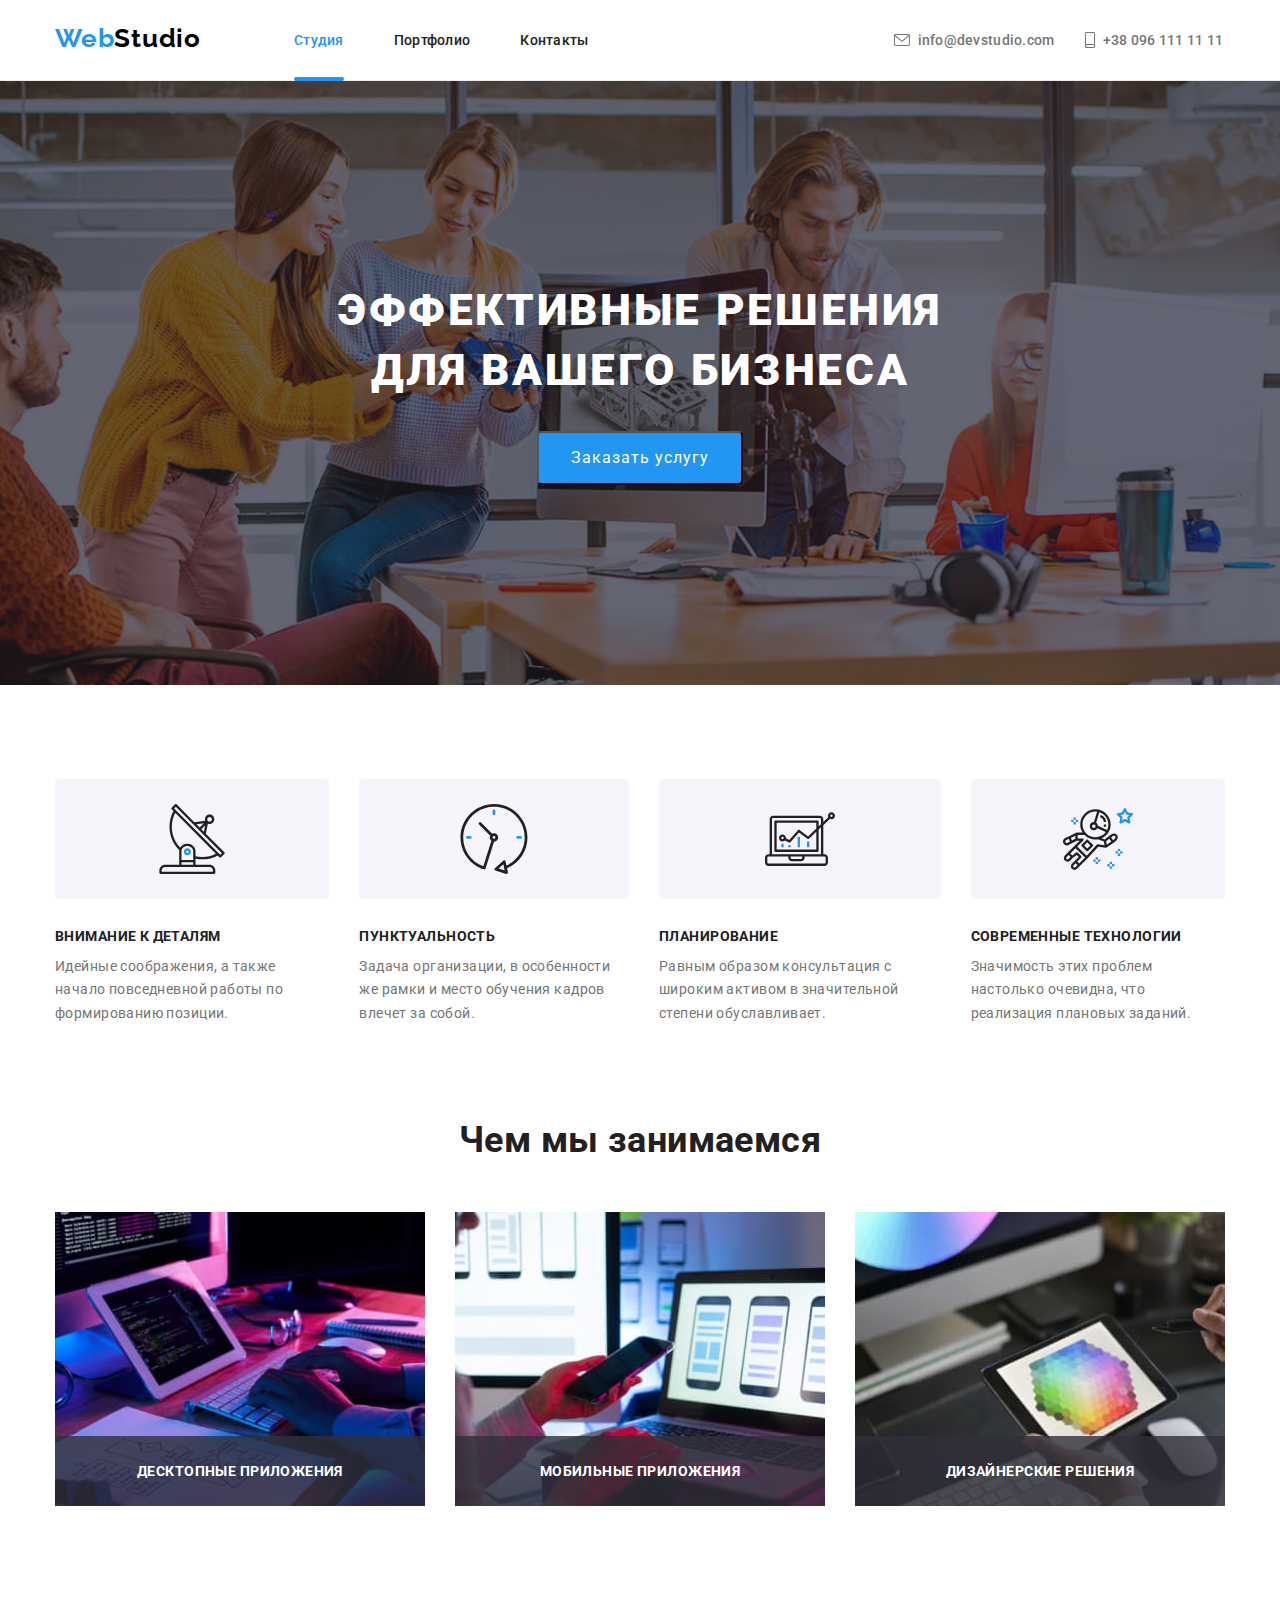
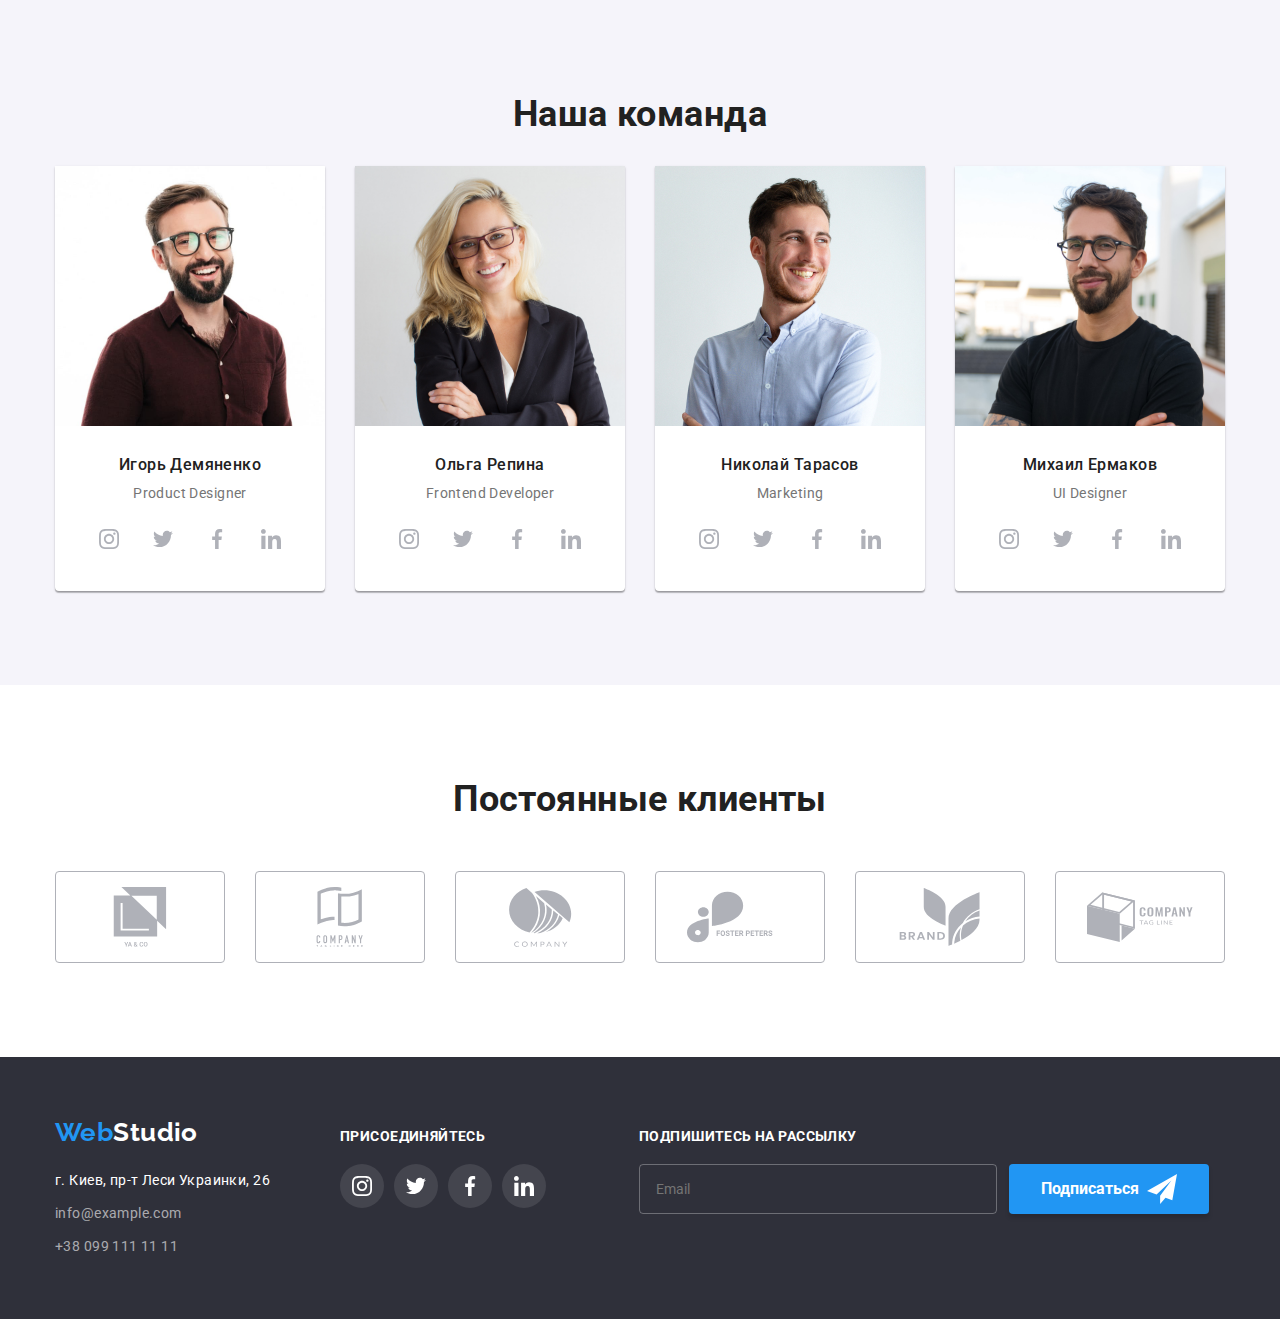
<file: index.html>
<!DOCTYPE html>
<html lang="ru">
  <head>
    <meta charset="UTF-8" />
    <meta http-equiv="X-UA-Compatible" content="IE=edge" />
    <meta name="viewport" content="width=device-width, initial-scale=1.0" />
    <link rel="preconnect" href="https://fonts.googleapis.com" />
    <link rel="preconnect" href="https://fonts.gstatic.com" crossorigin />
    <link
      href="https://fonts.googleapis.com/css2?family=Raleway:wght@700&family=Roboto:wght@400;500;700;900&display=swap"
      rel="stylesheet"
    />
    <title>WebStudio</title>
    <link
      rel="stylesheet"
      href="https://cdnjs.cloudflare.com/ajax/libs/modern-normalize/1.1.0/modern-normalize.min.css"
    />
    <link rel="stylesheet" href="./css/main.min.css" />
  </head>
  <body>
    <!--Шапка  сайта-->
    <header class="header">
      <div class="header__container container">
        <a class="nav__logo" href="./index.html"><span class="nav__label">Web</span>Studio</a>
        <button type="button" aria-expanded="false" class="header__menu--button" data-menu-button>
          <svg
            class="tap__icon"
            width="40px"
            height="40px"
            aria-label="переключатель мобыльного меню"
          >
            <use class="header__icon--cross" href="./images/svg/symbol-defs.svg#icon-close"></use>
            <use class="header__icon--menu" href="./images/svg/symbol-defs.svg#icon-menu"></use>
          </svg>
        </button>
        <div class="menu" data-menu>
          <nav class="nav">
            <ul class="nav__list">
              <li class="nav__item">
                <a class="nav__link current" href="./index.html">Студия</a>
              </li>
              <li class="nav__item">
                <a class="nav__link" href="./portfolio.html">Портфолио</a>
              </li>
              <li class="nav__item"><a class="nav__link" href="">Контакты</a></li>
            </ul>
          </nav>
          <ul class="contacts">
            <li class="contacts__item">
              <a class="contacts__link mail" href="mailto:info@example.com">
                <svg class="contacts__icon-mail">
                  <use href="./images/svg/symbol-defs.svg#icon-envelope"></use>
                </svg>
                info@devstudio.com
              </a>
            </li>
            <li class="contacts__item">
              <a class="contacts__link" href="tel:+380961111111">
                <svg class="contacts__icon-tel">
                  <use href="./images/svg/symbol-defs.svg#icon-smartphone"></use>
                </svg>
                +38 096 111 11 11
              </a>
            </li>
          </ul>
          <ul class="mobile-menu__social">
            <li class="mobile-menu__social--item">
              <a href="" target="_blank" rel="noopener noreferrer" class="mobile-menu__social--link"
                >Instagram</a
              >
            </li>
            <li class="mobile-menu__social--item">
              <a href="" target="_blank" rel="noopener noreferrer" class="mobile-menu__social--link"
                >Twitter</a
              >
            </li>
            <li class="mobile-menu__social--item">
              <a href="" target="_blank" rel="noopener noreferrer" class="mobile-menu__social--link"
                >Facebook</a
              >
            </li>
            <li class="mobile-menu__social--item">
              <a
                href=""
                target="_blank"
                rel="noopener noreferrer"
                class="mobile-menu__social--link-res"
                >LinkedIn</a
              >
            </li>
          </ul>
        </div>
      </div>
    </header>
    <main>
      <!--Герой -->
      <section class="hero">
        <h1 class="hero__title">
          Эффективные решения <br />
          для вашего бизнеса
        </h1>
        <button class="hero__button" type="button" data-modal-open>Заказать услугу</button>
      </section>
      <!--Достоинства-->
      <section class="section">
        <div class="container">
          <h2 class="visually__hidden">Наши достоинства</h2>
          <ul class="feature">
            <li class="feature__item">
              <div class="featnre__rectangle">
                <svg class="feature__icon">
                  <use href="./images/svg/symbol-defs.svg#icon-antenna"></use>
                </svg>
              </div>
              <h3 class="feature__title title">Внимание к деталям</h3>
              <p class="feature__text text">
                Идейные соображения, а также начало повседневной работы по формированию позиции.
              </p>
            </li>
            <li class="feature__item">
              <div class="featnre__rectangle">
                <svg class="feature__icon">
                  <use href="./images/svg/symbol-defs.svg#icon-clock"></use>
                </svg>
              </div>
              <h3 class="feature__title title">Пунктуальность</h3>
              <p class="feature__text text">
                Задача организации, в особенности же рамки и место обучения кадров влечет за собой.
              </p>
            </li>
            <li class="feature__item">
              <div class="featnre__rectangle">
                <svg class="feature__icon">
                  <use href="./images/svg/symbol-defs.svg#icon-diagram"></use>
                </svg>
              </div>
              <h3 class="feature__title title">Планирование</h3>
              <p class="feature__text text">
                Равным образом консультация с широким активом в значительной степени обуславливает.
              </p>
            </li>
            <li class="feature__item">
              <div class="featnre__rectangle">
                <svg class="feature__icon">
                  <use href="./images/svg/symbol-defs.svg#icon-astronaut"></use>
                </svg>
              </div>
              <h3 class="feature__title title">Современные технологии</h3>
              <p class="feature__text text">
                Значимость этих проблем настолько очевидна, что реализация плановых заданий.
              </p>
            </li>
          </ul>
        </div>
      </section>
      <!--Деятельность-->
      <section class="work section">
        <div class="container">
          <h2 class="work__title">Чем мы занимаемся</h2>
          <ul class="work__list">
            <li class="work__item">
              <div class="work__item--thumb">
                <!-- <img src="./images/general/box1.jpg" alt="Проектырование" width="370" /> -->
                <picture>
                  <source
                    srcset="./images/general/box1.jpg 1x, ./images/general/box1_lg@2x.jpg 2x"
                    media="(min-width:1200px)"
                    type="image/jpg"
                  />
                  <img class="" src="./images/general/box1.jpg" alt="Проектирование" />
                </picture>
                <p class="work__item--overlay">Десктопные приложения</p>
              </div>
            </li>
            <li class="work__item">
              <div class="work__item--thumb">
                <!-- <img src="./images/general/box2.jpg" alt="Моделирование" width="370" /> -->
                <picture>
                  <source
                    srcset="./images/general/box2.jpg 1x, ./images/general/box2_lg@2x.jpg 2x"
                    media="(min-width:1200px)"
                    type="image/jpg"
                  />
                  <img class="" src="./images/general/box2.jpg" alt="Моделирование" />
                </picture>
                <p class="work__item--overlay">Мобильные приложения</p>
              </div>
            </li>
            <li class="work__item">
              <div class="work__item--thumb">
                <!-- <img src="./images/general/box3.jpg" alt="Оформление" width="370" /> -->
                <picture>
                  <source
                    srcset="./images/general/box3.jpg 1x, ./images/general/box3_lg@2x.jpg 2x"
                    media="(min-width:1200px)"
                    type="image/jpg"
                  />
                  <img class="" src="./images/general/box3.jpg" alt="Моделирование" />
                </picture>
                <p class="work__item--overlay">Дизайнерские решения</p>
              </div>
            </li>
          </ul>
        </div>
      </section>
      <!--Команда-->
      <section class="team section">
        <div class="container team-container">
          <h2 class="team__title">Наша команда</h2>
          <ul class="team__list">
            <li class="team__item">
              <!-- <picture> -->
              <!--                 <source>
                 <img src="./images/general/Igor_Demyanenko.jpg" alt="Игорь Демяненко" width="270" />

                
              </picture> -->

              <picture>
                <source
                  srcset="
                    ./images/general/Igor_Demyanenko.jpg       1x,
                    ./images/general/Igor_Demyanenko_lg@2x.jpg 2x
                  "
                  media="(min-width:1200px)"
                  type="image/jpg"
                />
                <source
                  srcset="
                    ./images/general/Igor_Demyanenko_md.jpg    1x,
                    ./images/general/Igor_Demyanenko_md@2x.jpg 2x
                  "
                  media="(min-width:768px)"
                  type="image/jpg"
                />
                <source
                  srcset="
                    ./images/general/Igor_Demyanenko_sm.jpg    1x,
                    ./images/general/Igor_Demyanenko_sm@2x.jpg 2x
                  "
                  media="(min-width:320px)"
                  type="image/jpg"
                />
                <img
                  class="img_setting"
                  src="./images/general/Igor_Demyanenko.jpg"
                  alt="Игорь Демяненко"
                />
              </picture>
              <div class="team__card">
                <h3 class="team__caption">Игорь Демяненко</h3>
                <p class="team__text">Product Designer</p>
                <ul class="team__social">
                  <li class="team__social--item">
                    <a
                      class="team__social--link"
                      href="https://www.instagram.com"
                      target="_blank"
                      rel="noreferrer noopener"
                    >
                      <svg class="team__social--icon" width="20px" height="20px">
                        <use href="./images/svg/symbol-defs.svg#icon-instagram"></use>
                      </svg>
                    </a>
                  </li>
                  <li class="team__social--item">
                    <a
                      class="team__social--link"
                      href="https://twitter.com"
                      target="_blank"
                      rel="noreferrer noopener"
                    >
                      <svg class="team__social--icon" width="20px" height="20px">
                        <use href="./images/svg/symbol-defs.svg#icon-twitter"></use>
                      </svg>
                    </a>
                  </li>
                  <li class="team__social--item">
                    <a
                      class="team__social--link"
                      href="https://www.facebook.com"
                      target="_blank"
                      rel="noreferrer noopener"
                    >
                      <svg class="team__social--icon" width="20px" height="20px">
                        <use href="./images/svg/symbol-defs.svg#icon-facebook"></use>
                      </svg>
                    </a>
                  </li>
                  <li class="team__social--item">
                    <a
                      class="team__social--link"
                      href="https://www.linkedin.com"
                      target="_blank"
                      rel="noreferrer noopener"
                    >
                      <svg class="team__social--icon" width="20px" height="20px">
                        <use href="./images/svg/symbol-defs.svg#icon-linkedin"></use>
                      </svg>
                    </a>
                  </li>
                </ul>
              </div>
            </li>
            <li class="team__item">
              <!-- <img src="./images/general/Olga_Repina.jpg" alt="Ольга Репина" width="270" /> -->

              <picture>
                <source
                  srcset="
                    ./images/general/Olga_Repina.jpg       1x,
                    ./images/general/Olga_Repina_lg@2x.jpg 2x
                  "
                  media="(min-width:1200px)"
                  type="image/jpg"
                />
                <source
                  srcset="
                    ./images/general/Olga_Repina_md.jpg    1x,
                    ./images/general/Olga_Repina_md@2x.jpg 2x
                  "
                  media="(min-width:768px)"
                  type="image/jpg"
                />
                <source
                  srcset="
                    ./images/general/Olga_Repina_sm.jpg    1x,
                    ./images/general/Olga_Repina_sm@2x.jpg 2x
                  "
                  media="(min-width:320px)"
                  type="image/jpg"
                />
                <img
                  class="img_setting"
                  src="./images/general/Olga_Repina.jpg"
                  alt="Ольга Репина"
                />
              </picture>
              <div class="team__card">
                <h3 class="team__caption">Ольга Репина</h3>
                <p class="team__text">Frontend Developer</p>
                <ul class="team__social">
                  <li class="team__social--item">
                    <a
                      class="team__social--link"
                      href="https://www.instagram.com"
                      target="_blank"
                      rel="noreferrer noopener"
                    >
                      <svg class="team__social--icon" width="20px" height="20px">
                        <use href="./images/svg/symbol-defs.svg#icon-instagram"></use>
                      </svg>
                    </a>
                  </li>
                  <li class="team__social--item">
                    <a
                      class="team__social--link"
                      href="https://twitter.com"
                      target="_blank"
                      rel="noreferrer noopener"
                    >
                      <svg class="team__social--icon" width="20px" height="20px">
                        <use href="./images/svg/symbol-defs.svg#icon-twitter"></use>
                      </svg>
                    </a>
                  </li>
                  <li class="team__social--item">
                    <a
                      class="team__social--link"
                      href="https://www.facebook.com"
                      target="_blank"
                      rel="noreferrer noopener"
                    >
                      <svg class="team__social--icon" width="20px" height="20px">
                        <use href="./images/svg/symbol-defs.svg#icon-facebook"></use>
                      </svg>
                    </a>
                  </li>
                  <li class="team__social--item">
                    <a
                      class="team__social--link"
                      href="https://www.linkedin.com"
                      target="_blank"
                      rel="noreferrer noopener"
                    >
                      <svg class="team__social--icon" width="20px" height="20px">
                        <use href="./images/svg/symbol-defs.svg#icon-linkedin"></use>
                      </svg>
                    </a>
                  </li>
                </ul>
              </div>
            </li>
            <li class="team__item">
              <!-- <img src="./images/general/Nikolay_Tarasov.jpg" alt="Николай Тарасов" width="270" /> -->
              <picture>
                <source
                  srcset="
                    ./images/general/Nikolay_Tarasov.jpg       1x,
                    ./images/general/Nikolay_Tarasov_lg@2x.jpg 2x
                  "
                  media="(min-width:1200px)"
                  type="image/jpg"
                />
                <source
                  srcset="
                    ./images/general/Nikolay_Tarasov_md.jpg    1x,
                    ./images/general/Nikolay_Tarasov_md@2x.jpg 2x
                  "
                  media="(min-width:768px)"
                  type="image/jpg"
                />
                <source
                  srcset="
                    ./images/general/Nikolay_Tarasov_sm.jpg    1x,
                    ./images/general/Nikolay_Tarasov_sm@2x.jpg 2x
                  "
                  media="(min-width:320px)"
                  type="image/jpg"
                />
                <img
                  class="img_setting"
                  src="./images/general/Nikolay_Tarasov.jpg"
                  alt="Николай Тарасов"
                />
              </picture>
              <div class="team__card">
                <h3 class="team__caption">Николай Тарасов</h3>
                <p class="team__text">Marketing</p>
                <ul class="team__social">
                  <li class="team__social--item">
                    <a
                      class="team__social--link"
                      href="https://www.instagram.com"
                      target="_blank"
                      rel="noreferrer noopener"
                    >
                      <svg class="team__social--icon" width="20px" height="20px">
                        <use href="./images/svg/symbol-defs.svg#icon-instagram"></use>
                      </svg>
                    </a>
                  </li>
                  <li class="team__social--item">
                    <a
                      class="team__social--link"
                      href="https://twitter.com"
                      target="_blank"
                      rel="noreferrer noopener"
                    >
                      <svg class="team__social--icon" width="20px" height="20px">
                        <use href="./images/svg/symbol-defs.svg#icon-twitter"></use>
                      </svg>
                    </a>
                  </li>
                  <li class="team__social--item">
                    <a
                      class="team__social--link"
                      href="https://www.facebook.com"
                      target="_blank"
                      rel="noreferrer noopener"
                    >
                      <svg class="team__social--icon" width="20px" height="20px">
                        <use href="./images/svg/symbol-defs.svg#icon-facebook"></use>
                      </svg>
                    </a>
                  </li>
                  <li class="team__social--item">
                    <a
                      class="team__social--link"
                      href="https://www.linkedin.com"
                      target="_blank"
                      rel="noreferrer noopener"
                    >
                      <svg class="team__social--icon" width="20px" height="20px">
                        <use href="./images/svg/symbol-defs.svg#icon-linkedin"></use>
                      </svg>
                    </a>
                  </li>
                </ul>
              </div>
            </li>
            <li class="team__item">
              <!-- <img src="./images/general/Mehael_Ermakov.jpg" alt="Михаил Ермаков" width="270" /> -->
              <picture>
                <source
                  srcset="
                    ./images/general/Mehael_Ermakov.jpg       1x,
                    ./images/general/Mehael_Ermakov_lg@2x.jpg 2x
                  "
                  media="(min-width:1200px)"
                  type="image/jpg"
                />
                <source
                  srcset="
                    ./images/general/Mehael_Ermakov_md.jpg    1x,
                    ./images/general/Mehael_Ermakov_md@2x.jpg 2x
                  "
                  media="(min-width:768px)"
                  type="image/jpg"
                />
                <source
                  srcset="
                    ./images/general/Mehael_Ermakov_sm.jpg    1x,
                    ./images/general/Mehael_Ermakov_sm@2x.jpg 2x
                  "
                  media="(min-width:320px)"
                  type="image/jpg"
                />
                <img
                  class="img_setting"
                  src="./images/general/Mehael_Ermakov.jpg"
                  alt="Михаил Ермаков"
                />
              </picture>
              <div class="team__card">
                <h3 class="team__caption">Михаил Ермаков</h3>
                <p class="team__text">UI Designer</p>
                <ul class="team__social">
                  <li class="team__social--item">
                    <a
                      class="team__social--link"
                      href="https://www.instagram.com"
                      target="_blank"
                      rel="noreferrer noopener"
                    >
                      <svg class="team__social--icon" width="20px" height="20px">
                        <use href="./images/svg/symbol-defs.svg#icon-instagram"></use>
                      </svg>
                    </a>
                  </li>
                  <li class="team__social--item">
                    <a
                      class="team__social--link"
                      href="https://twitter.com"
                      target="_blank"
                      rel="noreferrer noopener"
                    >
                      <svg class="team__social--icon" width="20px" height="20px">
                        <use href="./images/svg/symbol-defs.svg#icon-twitter"></use>
                      </svg>
                    </a>
                  </li>
                  <li class="team__social--item">
                    <a
                      class="team__social--link"
                      href="https://www.facebook.com"
                      target="_blank"
                      rel="noreferrer noopener"
                    >
                      <svg class="team__social--icon" width="20px" height="20px">
                        <use href="./images/svg/symbol-defs.svg#icon-facebook"></use>
                      </svg>
                    </a>
                  </li>
                  <li class="team__social--item">
                    <a
                      class="team__social--link"
                      href="https://www.linkedin.com"
                      target="_blank"
                      rel="noreferrer noopener"
                    >
                      <svg class="team__social--icon" width="20px" height="20px">
                        <use href="./images/svg/symbol-defs.svg#icon-linkedin"></use>
                      </svg>
                    </a>
                  </li>
                </ul>
              </div>
            </li>
          </ul>
        </div>
      </section>
      <section class="section">
        <div class="container">
          <!-- клиенты -->
          <h2 class="clients__title">Постоянные клиенты</h2>
          <ul class="clients__list">
            <li class="clients__item">
              <a class="clients__link" href="" target="_blank" rel="noreferrer noopener">
                <svg class="clients__icon" width="106px" height="60px">
                  <use href="./images/svg/symbol-defs.svg#icon-yaco"></use>
                </svg>
              </a>
            </li>
            <li class="clients__item">
              <a class="clients__link" href="" target="_blank" rel="noreferrer noopener">
                <svg class="clients__icon" width="106px" height="60px">
                  <use href="./images/svg/symbol-defs.svg#icon-tlhcom"></use>
                </svg>
              </a>
            </li>
            <li class="clients__item">
              <a class="clients__link" href="" target="_blank" rel="noreferrer noopener">
                <svg class="clients__icon" width="106px" height="60px">
                  <use href="./images/svg/symbol-defs.svg#icon-company"></use>
                </svg>
              </a>
            </li>
            <li class="clients__item">
              <a class="clients__link" href="" target="_blank" rel="noreferrer noopener">
                <svg class="clients__icon" width="106px" height="60px">
                  <use href="./images/svg/symbol-defs.svg#icon-fp"></use>
                </svg>
              </a>
            </li>
            <li class="clients__item">
              <a class="clients__link" href="" target="_blank" rel="noreferrer noopener">
                <svg class="clients__icon" width="106px" height="60px">
                  <use href="./images/svg/symbol-defs.svg#icon-brand"></use>
                </svg>
              </a>
            </li>
            <li class="clients__item">
              <a class="clients__link" href="" target="_blank" rel="noreferrer noopener">
                <svg class="clients__icon" width="106px" height="60px">
                  <use href="./images/svg/symbol-defs.svg#icon-tlcompany"></use>
                </svg>
              </a>
            </li>
          </ul>
        </div>
      </section>
    </main>
    <!--Подвал-->
    <footer class="footer">
      <div class="footer__container container">
        <div class="footer__address">
          <a class="footer__logo" href="./index.html"
            ><span class="footer__logo--accent">Web</span>Studio</a
          >
          <address class="">
            <p class="footer__text">г. Киев, пр-т Леси Украинки, 26</p>
            <a class="footer__contact" href="mailto:info@example.com">info@example.com</a>
            <a class="footer__contact" href="tel:+380991111111">+38 099 111 11 11</a>
          </address>
        </div>
        <div class="footer__social">
          <p class="footer__social--title">присоединяйтесь</p>
          <ul class="footer__social--list">
            <li class="footer__social--item">
              <a
                class="footer__social--link"
                href="https://www.instagram.com"
                target="_blank"
                rel="noreferrer noopener"
              >
                <svg class="footer__social--icon" width="20px" height="20px">
                  <use href="./images/svg/symbol-defs.svg#icon-instagram"></use>
                </svg>
              </a>
            </li>
            <li class="footer__social--item">
              <a
                class="footer__social--link"
                href="https://twitter.com"
                target="_blank"
                rel="noreferrer noopener"
              >
                <svg class="footer__social--icon" width="20px" height="20px">
                  <use href="./images/svg/symbol-defs.svg#icon-twitter"></use>
                </svg>
              </a>
            </li>
            <li class="footer__social--item">
              <a
                class="footer__social--link"
                href="https://www.facebook.com"
                target="_blank"
                rel="noreferrer noopener"
              >
                <svg class="footer__social--icon" width="20px" height="20px">
                  <use href="./images/svg/symbol-defs.svg#icon-facebook"></use>
                </svg>
              </a>
            </li>
            <li class="footer__social--item">
              <a
                class="footer__social--link"
                href="https://www.linkedin.com"
                target="_blank"
                rel="noreferrer noopener"
              >
                <svg class="footer__social--icon" width="20px" height="20px">
                  <use href="./images/svg/symbol-defs.svg#icon-linkedin"></use>
                </svg>
              </a>
            </li>
          </ul>
        </div>
        <div class="footer__subscribe">
          <p class="footer__subscribe--title">Подпишитесь на рассылку</p>

          <form class="footer__subscribe--form">
            <input
              type="email"
              name="user-email"
              id="emails"
              placeholder="Email"
              class="footer__subscribe--email"
            />

            <button type="submit" class="footer__subscribe--btn">
              Подписаться
              <svg class="footer__subscribe--icon">
                <use href="./images/svg/symbol-defs.svg#icon-send"></use>
              </svg>
            </button>
          </form>
        </div>
      </div>
    </footer>
    <!-- модалка -->
    <div class="backdrop is-hidden" data-modal>
      <div class="modal">
        <button class="modal__button" data-modal-close>
          <svg class="modal__button--close">
            <use href="./images/svg/symbol-defs.svg#icon-close"></use>
          </svg>
        </button>

        <form class="modal__form" autocomplete="off">
          <b class="modal__form--title">Оставьте свои данные, мы вам перезвоним</b>

          <label for="username" class="modal__form--label-title">Имя</label>
          <div class="modal__form--label">
            <input type="text" name="name" id="username" class="modal__form--input" />
            <svg class="modal__form--icon">
              <use href="./images/svg/symbol-defs.svg#icon-person"></use>
            </svg>
          </div>

          <label for="usertel" class="modal__form--label-title">Телефон</label>
          <div class="modal__form--label">
            <input type="tel" name="usertel" id="usertel" class="modal__form--input" />
            <svg class="modal__form--icon">
              <use href="./images/svg/symbol-defs.svg#icon-phone"></use>
            </svg>
          </div>

          <label for="useremail" class="modal__form--label-title">Пошта</label>
          <div class="modal__form--label">
            <input type="email" name="user-email" id="useremail" class="modal__form--input" />
            <svg class="modal__form--icon">
              <use href="./images/svg/symbol-defs.svg#icon-email"></use>
            </svg>
          </div>

          <label for="messages" class="modal__form--label-title">Комментарий</label>

          <textarea
            name="messages"
            id="messages"
            placeholder="Введите текст"
            class="modal__form--message"
          ></textarea>

          <div class="modal__form--checkbox">
            <input
              type="checkbox"
              name="user-checkbox"
              id="user-checkbox"
              class="modal__form--checkbox-input visually__hidden"
            />
            <label for="user-checkbox" class="modal__form--checkbox-label"
              >Соглашаюсь с рассылкой и принимаю
              <a href="" class="modal__form--policy-link">Условия договора</a></label
            >
          </div>

          <button type="submit" class="modal__form--button">Отправить</button>
        </form>
      </div>
    </div>

    <script src="./js/modal.js"></script>
    <script src="./js/mobile-menu.js"></script>
  </body>
</html>
</file>
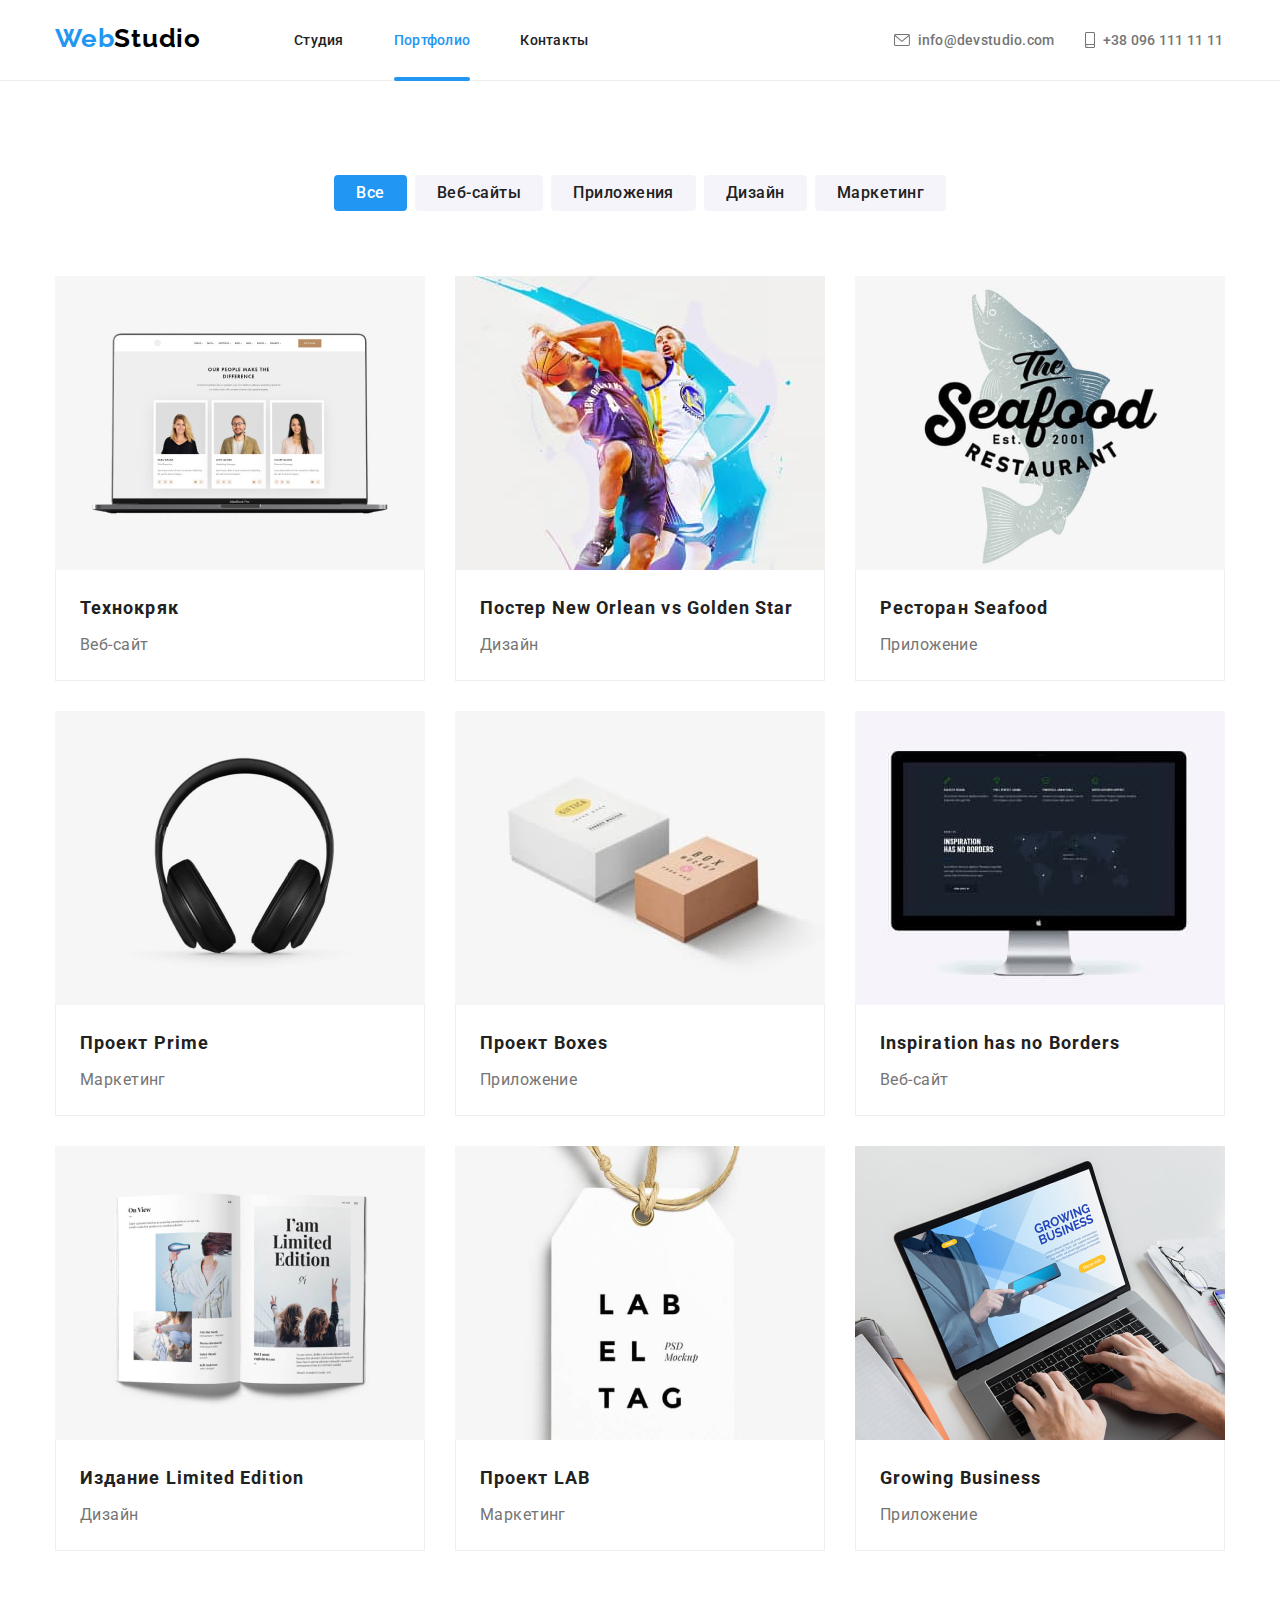
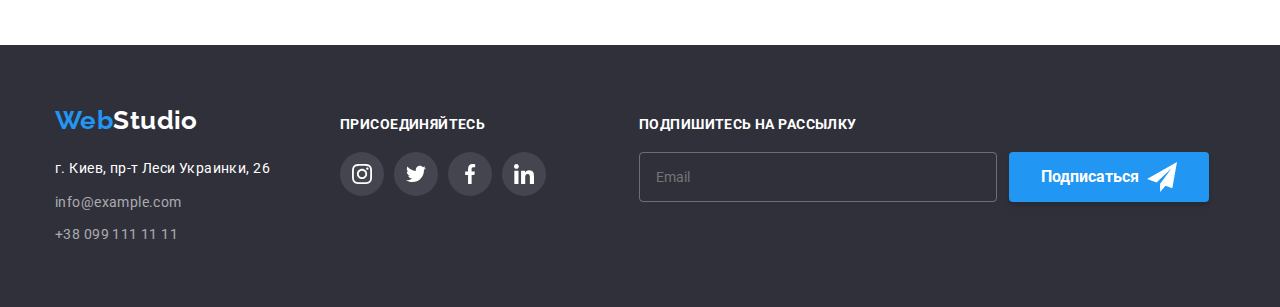
<file: portfolio.html>
<!DOCTYPE html>
<html lang="ru">
  <head>
    <meta charset="UTF-8" />
    <meta http-equiv="X-UA-Compatible" content="IE=edge" />
    <meta name="viewport" content="width=device-width, initial-scale=1.0" />
    <link rel="preconnect" href="https://fonts.googleapis.com" />
    <link rel="preconnect" href="https://fonts.gstatic.com" crossorigin />
    <link
      href="https://fonts.googleapis.com/css2?family=Raleway:wght@700&family=Roboto:wght@400;500;700;900&display=swap"
      rel="stylesheet"
    />
    <title>Портфолио</title>
    <link
      rel="stylesheet"
      href="https://cdnjs.cloudflare.com/ajax/libs/modern-normalize/1.1.0/modern-normalize.min.css"
    />
    <link rel="stylesheet" href="./css/main.min.css" />
  </head>
  <!--Шапка  сайта-->
  <body>
    <header class="header">
      <div class="header__container container">
        <a class="nav__logo" href="./index.html"><span class="nav__label">Web</span>Studio</a>
        <button type="button" aria-expanded="false" class="header__menu--button" data-menu-button>
          <svg
            class="tap__icon"
            width="40px"
            height="40px"
            aria-label="переключатель мобыльного меню"
          >
            <use class="header__icon--cross" href="./images/svg/symbol-defs.svg#icon-close"></use>
            <use class="header__icon--menu" href="./images/svg/symbol-defs.svg#icon-menu"></use>
          </svg>
        </button>
        <div class="menu" data-menu>
          <nav class="nav">
            <ul class="nav__list">
              <li class="nav__item">
                <a class="nav__link" href="./index.html">Студия</a>
              </li>
              <li class="nav__item">
                <a class="nav__link current" href="./portfolio.html">Портфолио</a>
              </li>
              <li class="nav__item"><a class="nav__link" href="">Контакты</a></li>
            </ul>
          </nav>
          <ul class="contacts">
            <li class="contacts__item">
              <a class="contacts__link mail" href="mailto:info@example.com">
                <svg class="contacts__icon-mail">
                  <use href="./images/svg/symbol-defs.svg#icon-envelope"></use>
                </svg>
                info@devstudio.com
              </a>
            </li>
            <li class="contacts__item">
              <a class="contacts__link" href="tel:+380961111111">
                <svg class="contacts__icon-tel">
                  <use href="./images/svg/symbol-defs.svg#icon-smartphone"></use>
                </svg>
                +38 096 111 11 11
              </a>
            </li>
          </ul>
          <ul class="mobile-menu__social">
            <li class="mobile-menu__social--item">
              <a href="" target="_blank" rel="noopener noreferrer" class="mobile-menu__social--link"
                >Instagram</a
              >
            </li>
            <li class="mobile-menu__social--item">
              <a href="" target="_blank" rel="noopener noreferrer" class="mobile-menu__social--link"
                >Twitter</a
              >
            </li>
            <li class="mobile-menu__social--item">
              <a href="" target="_blank" rel="noopener noreferrer" class="mobile-menu__social--link"
                >Facebook</a
              >
            </li>
            <li class="mobile-menu__social--item">
              <a href="" target="_blank" rel="noopener noreferrer" class="mobile-menu__social--link"
                >LinkedIn</a
              >
            </li>
          </ul>
        </div>
      </div>
    </header>
    <!--Портфолио-->
    <main>
      <section class="section">
        <div class="container">
          <h1 class="visually__hidden">Портфолио</h1>
          <ul class="filter">
            <li class="filter__item">
              <button class="filter__btn filter__current" type="button">Все</button>
            </li>
            <li class="filter__item">
              <button class="filter__btn" type="button">Веб-сайты</button>
            </li>
            <li class="filter__item">
              <button class="filter__btn" type="button">Приложения</button>
            </li>
            <li class="filter__item"><button class="filter__btn" type="button">Дизайн</button></li>
            <li class="filter__item">
              <button class="filter__btn" type="button">Маркетинг</button>
            </li>
          </ul>
          <ul class="portfolio">
            <li class="portfolio__item">
              <a class="portfolio__link" href="">
                <div class="portfolio__tumb">
                  <!--      <img
                    src="./images/portfolio/website.jpg"
                    alt="Веб-сайт"
                    width="370"
                    height="294"
                  /> -->
                  <picture>
                    <source
                      srcset="
                        ./images/portfolio/website.jpg       1x,
                        ./images/portfolio/website_lg@2x.jpg 2x
                      "
                      media="(min-width:1200px)"
                      type="image/jpg"
                    />
                    <source
                      srcset="
                        ./images/portfolio/website_md.jpg    1x,
                        ./images/portfolio/website_md@2x.jpg 2x
                      "
                      media="(min-width:768px)"
                      type="image/jpg"
                    />
                    <source
                      srcset="
                        ./images/portfolio/website_sm.jpg    1x,
                        ./images/portfolio/website_sm@2x.jpg 2x
                      "
                      media="(min-width:320px)"
                      type="image/jpg"
                    />
                    <img class="img_setting" src="./images/portfolio/website.jpg" alt="Веб-сайт" />
                  </picture>
                  <p class="portfolio__overlay">
                    Ресурс предлагает комплексные предложения с разным уровнем функционала и
                    сервисов. Все это позволит посетителю получить исчерпывающие сведения о компании
                    или частном лице.
                  </p>
                </div>
                <div class="portfolio__card">
                  <h2 class="portfolio__title">Технокряк</h2>
                  <p class="portfolio__text">Веб-сайт</p>
                </div>
              </a>
            </li>
            <li class="portfolio__item">
              <a class="portfolio__link" href="">
                <div class="portfolio__tumb">
                  <!-- <img
                    src="./images/portfolio/poster-no-vs-gs.jpg"
                    alt="Два баскетболиста"
                    height="294"
                  /> -->
                  <picture>
                    <source
                      srcset="
                        ./images/portfolio/poster-no-vs-gs.jpg       1x,
                        ./images/portfolio/poster-no-vs-gs_lg@2x.jpg 2x
                      "
                      media="(min-width:1200px)"
                      type="image/jpg"
                    />
                    <source
                      srcset="
                        ./images/portfolio/poster-no-vs-gs_md.jpg    1x,
                        ./images/portfolio/poster-no-vs-gs_md@2x.jpg 2x
                      "
                      media="(min-width:768px)"
                      type="image/jpg"
                    />
                    <source
                      srcset="
                        ./images/portfolio/poster-no-vs-gs_sm.jpg    1x,
                        ./images/portfolio/poster-no-vs-gs_sm@2x.jpg 2x
                      "
                      media="(min-width:320px)"
                      type="image/jpg"
                    />
                    <img
                      class="img_setting"
                      src="./images/portfolio/poster-no-vs-gs.jpg"
                      alt="Два баскетболиста"
                    />
                  </picture>
                  <p class="portfolio__overlay">
                    Ресурс предлагает комплексные предложения с разным уровнем функционала и
                    сервисов. Все это позволит посетителю получить исчерпывающие сведения о компании
                    или частном лице.
                  </p>
                </div>
                <div class="portfolio__card">
                  <h2 class="portfolio__title">Постер New Orlean vs Golden Star</h2>
                  <p class="portfolio__text">Дизайн</p>
                </div>
              </a>
            </li>
            <li class="portfolio__item">
              <a class="portfolio__link" href="">
                <div class="portfolio__tumb">
                  <!--  <img
                    src="./images/portfolio/seatood.jpg"
                    alt="Логотип ресторана"
                    width="370"
                    height="294"
                  /> -->
                  <picture>
                    <source
                      srcset="
                        ./images/portfolio/seatood.jpg       1x,
                        ./images/portfolio/seatood_lg@2x.jpg 2x
                      "
                      media="(min-width:1200px)"
                      type="image/jpg"
                    />
                    <source
                      srcset="
                        ./images/portfolio/seatood_md.jpg    1x,
                        ./images/portfolio/seatood_md@2x.jpg 2x
                      "
                      media="(min-width:768px)"
                      type="image/jpg"
                    />
                    <source
                      srcset="
                        ./images/portfolio/seatood_sm.jpg    1x,
                        ./images/portfolio/seatood_sm@2x.jpg 2x
                      "
                      media="(min-width:320px)"
                      type="image/jpg"
                    />
                    <img
                      class="img_setting"
                      src="./images/portfolio/seatood.jpg"
                      alt="Логотип ресторана"
                    />
                  </picture>
                  <p class="portfolio__overlay">
                    Ресурс предлагает комплексные предложения с разным уровнем функционала и
                    сервисов. Все это позволит посетителю получить исчерпывающие сведения о компании
                    или частном лице.
                  </p>
                </div>
                <div class="portfolio__card">
                  <h2 class="portfolio__title">Ресторан Seafood</h2>
                  <p class="portfolio__text">Приложение</p>
                </div>
              </a>
            </li>
            <li class="portfolio__item">
              <a class="portfolio__link" href="">
                <div class="portfolio__tumb">
                  <!-- <img
                    src="./images/portfolio/headphone.jpg"
                    alt="Наушники"
                    width="370"
                    height="294"
                  /> -->
                  <picture>
                    <source
                      srcset="
                        ./images/portfolio/headphone.jpg       1x,
                        ./images/portfolio/headphone_lg@2x.jpg 2x
                      "
                      media="(min-width:1200px)"
                      type="image/jpg"
                    />
                    <source
                      srcset="
                        ./images/portfolio/headphone_md.jpg    1x,
                        ./images/portfolio/headphone_md@2x.jpg 2x
                      "
                      media="(min-width:768px)"
                      type="image/jpg"
                    />
                    <source
                      srcset="
                        ./images/portfolio/headphone_sm.jpg    1x,
                        ./images/portfolio/headphone_sm@2x.jpg 2x
                      "
                      media="(min-width:320px)"
                      type="image/jpg"
                    />
                    <img
                      class="img_setting"
                      src="./images/portfolio/headphone.jpg"
                      alt="Наушники"
                    />
                  </picture>
                  <p class="portfolio__overlay">
                    Ресурс предлагает комплексные предложения с разным уровнем функционала и
                    сервисов. Все это позволит посетителю получить исчерпывающие сведения о компании
                    или частном лице.
                  </p>
                </div>
                <div class="portfolio__card">
                  <h2 class="portfolio__title">Проект Prime</h2>
                  <p class="portfolio__text">Маркетинг</p>
                </div>
              </a>
            </li>
            <li class="portfolio__item">
              <a class="portfolio__link" href="">
                <div class="portfolio__tumb">
                  <!-- <img src="./images/portfolio/boxes.jpg" alt="Коробки" width="370" height="294" /> -->
                  <picture>
                    <source
                      srcset="
                        ./images/portfolio/boxes.jpg       1x,
                        ./images/portfolio/boxes_lg@2x.jpg 2x
                      "
                      media="(min-width:1200px)"
                      type="image/jpg"
                    />
                    <source
                      srcset="
                        ./images/portfolio/boxes_md.jpg    1x,
                        ./images/portfolio/boxes_md@2x.jpg 2x
                      "
                      media="(min-width:768px)"
                      type="image/jpg"
                    />
                    <source
                      srcset="
                        ./images/portfolio/boxes_sm.jpg    1x,
                        ./images/portfolio/boxes_sm@2x.jpg 2x
                      "
                      media="(min-width:320px)"
                      type="image/jpg"
                    />
                    <img class="img_setting" src="./images/portfolio/boxes.jpg" alt="Коробки" />
                  </picture>
                  <p class="portfolio__overlay">
                    Ресурс предлагает комплексные предложения с разным уровнем функционала и
                    сервисов. Все это позволит посетителю получить исчерпывающие сведения о компании
                    или частном лице.
                  </p>
                </div>
                <div class="portfolio__card">
                  <h2 class="portfolio__title">Проект Boxes</h2>
                  <p class="portfolio__text">Приложение</p>
                </div>
              </a>
            </li>
            <li class="portfolio__item">
              <a class="portfolio__link" href="">
                <div class="portfolio__tumb">
                  <!-- <img
                    src="./images/portfolio/pc.jpg"
                    alt="Настольный комп'ютер"
                    width="370"
                    height="294"
                  /> -->
                  <picture>
                    <source
                      srcset="./images/portfolio/pc.jpg 1x, ./images/portfolio/pc_lg@2x.jpg 2x"
                      media="(min-width:1200px)"
                      type="image/jpg"
                    />
                    <source
                      srcset="./images/portfolio/pc_md.jpg 1x, ./images/portfolio/pc_md@2x.jpg 2x"
                      media="(min-width:768px)"
                      type="image/jpg"
                    />
                    <source
                      srcset="./images/portfolio/pc_sm.jpg 1x, ./images/portfolio/pc_sm@2x.jpg 2x"
                      media="(min-width:320px)"
                      type="image/jpg"
                    />
                    <img
                      class="img_setting"
                      src="./images/portfolio/pc.jpg"
                      alt="Настольный комп'ютер"
                    />
                  </picture>
                  <p class="portfolio__overlay">
                    Ресурс предлагает комплексные предложения с разным уровнем функционала и
                    сервисов. Все это позволит посетителю получить исчерпывающие сведения о компании
                    или частном лице.
                  </p>
                </div>
                <div class="portfolio__card">
                  <h2 class="portfolio__title">Inspiration has no Borders</h2>
                  <p class="portfolio__text">Веб-сайт</p>
                </div>
              </a>
            </li>
            <li class="portfolio__item">
              <a class="portfolio__link" href="">
                <div class="portfolio__tumb">
                  <!-- <img src="./images/portfolio/book.jpg" alt="Книга" width="370" height="294" /> -->
                  <picture>
                    <source
                      srcset="./images/portfolio/book.jpg 1x, ./images/portfolio/book_lg@2x.jpg 2x"
                      media="(min-width:1200px)"
                      type="image/jpg"
                    />
                    <source
                      srcset="
                        ./images/portfolio/book_md.jpg    1x,
                        ./images/portfolio/book_md@2x.jpg 2x
                      "
                      media="(min-width:768px)"
                      type="image/jpg"
                    />
                    <source
                      srcset="
                        ./images/portfolio/book_sm.jpg    1x,
                        ./images/portfolio/book_sm@2x.jpg 2x
                      "
                      media="(min-width:320px)"
                      type="image/jpg"
                    />
                    <img class="img_setting" src="./images/portfolio/book.jpg" alt="Книга" />
                  </picture>
                  <p class="portfolio__overlay">
                    Ресурс предлагает комплексные предложения с разным уровнем функционала и
                    сервисов. Все это позволит посетителю получить исчерпывающие сведения о компании
                    или частном лице.
                  </p>
                </div>
                <div class="portfolio__card">
                  <h2 class="portfolio__title">Издание Limited Edition</h2>
                  <p class="portfolio__text">Дизайн</p>
                </div>
              </a>
            </li>
            <li class="portfolio__item">
              <a class="portfolio__link" href="">
                <div class="portfolio__tumb">
                  <!-- <img src="./images/portfolio/label.jpg" alt="Бирка" width="370" height="294" />
                   -->
                  <picture>
                    <source
                      srcset="
                        ./images/portfolio/label.jpg       1x,
                        ./images/portfolio/label_lg@2x.jpg 2x
                      "
                      media="(min-width:1200px)"
                      type="image/jpg"
                    />
                    <source
                      srcset="
                        ./images/portfolio/label_md.jpg    1x,
                        ./images/portfolio/label_md@2x.jpg 2x
                      "
                      media="(min-width:768px)"
                      type="image/jpg"
                    />
                    <source
                      srcset="
                        ./images/portfolio/label_sm.jpg    1x,
                        ./images/portfolio/label_sm@2x.jpg 2x
                      "
                      media="(min-width:320px)"
                      type="image/jpg"
                    />
                    <img class="img_setting" src="./images/portfolio/label.jpg" alt="Бирка" />
                  </picture>
                  <p class="portfolio__overlay">
                    Ресурс предлагает комплексные предложения с разным уровнем функционала и
                    сервисов. Все это позволит посетителю получить исчерпывающие сведения о компании
                    или частном лице.
                  </p>
                </div>
                <div class="portfolio__card">
                  <h2 class="portfolio__title">Проект LAB</h2>
                  <p class="portfolio__text">Маркетинг</p>
                </div>
              </a>
            </li>
            <li class="portfolio__item">
              <a class="portfolio__link" href="">
                <div class="portfolio__tumb">
                  <!-- <img src="./images/portfolio/laptop.jpg" alt="Ноутбук" width="370" height="294" />
                -->
                  <picture>
                    <source
                      srcset="
                        ./images/portfolio/laptop.jpg       1x,
                        ./images/portfolio/laptop_lg@2x.jpg 2x
                      "
                      media="(min-width:1200px)"
                      type="image/jpg"
                    />
                    <source
                      srcset="
                        ./images/portfolio/laptop_md.jpg    1x,
                        ./images/portfolio/laptop_md@2x.jpg 2x
                      "
                      media="(min-width:768px)"
                      type="image/jpg"
                    />
                    <source
                      srcset="
                        ./images/portfolio/laptop_sm.jpg    1x,
                        ./images/portfolio/laptop_sm@2x.jpg 2x
                      "
                      media="(min-width:320px)"
                      type="image/jpg"
                    />
                    <img class="img_setting" src="./images/portfolio/laptop.jpg" alt="Ноутбук" />
                  </picture>
                  <p class="portfolio__overlay">
                    Ресурс предлагает комплексные предложения с разным уровнем функционала и
                    сервисов. Все это позволит посетителю получить исчерпывающие сведения о компании
                    или частном лице.
                  </p>
                </div>
                <div class="portfolio__card">
                  <h2 class="portfolio__title">Growing Business</h2>
                  <p class="portfolio__text">Приложение</p>
                </div>
              </a>
            </li>
          </ul>
        </div>
      </section>
    </main>
    <!--Подвал-->
    <footer class="footer">
      <div class="footer__container container">
        <div class="footer__address">
          <a class="footer__logo" href="./index.html"
            ><span class="footer__logo--accent">Web</span>Studio</a
          >
          <address class="">
            <p class="footer__text">г. Киев, пр-т Леси Украинки, 26</p>
            <a class="footer__contact" href="mailto:info@example.com">info@example.com</a>
            <a class="footer__contact" href="tel:+380991111111">+38 099 111 11 11</a>
          </address>
        </div>
        <div class="footer__social">
          <p class="footer__social--title">присоединяйтесь</p>
          <ul class="footer__social--list">
            <li class="footer__social--item">
              <a
                class="footer__social--link"
                href="https://www.instagram.com"
                target="_blank"
                rel="noreferrer noopener"
              >
                <svg class="footer__social--icon" width="20px" height="20px">
                  <use href="./images/svg/symbol-defs.svg#icon-instagram"></use>
                </svg>
              </a>
            </li>
            <li class="footer__social--item">
              <a
                class="footer__social--link"
                href="https://twitter.com"
                target="_blank"
                rel="noreferrer noopener"
              >
                <svg class="footer__social--icon" width="20px" height="20px">
                  <use href="./images/svg/symbol-defs.svg#icon-twitter"></use>
                </svg>
              </a>
            </li>
            <li class="footer__social--item">
              <a
                class="footer__social--link"
                href="https://www.facebook.com"
                target="_blank"
                rel="noreferrer noopener"
              >
                <svg class="footer__social--icon" width="20px" height="20px">
                  <use href="./images/svg/symbol-defs.svg#icon-facebook"></use>
                </svg>
              </a>
            </li>
            <li class="footer__social--item">
              <a
                class="footer__social--link"
                href="https://www.linkedin.com"
                target="_blank"
                rel="noreferrer noopener"
              >
                <svg class="footer__social--icon" width="20px" height="20px">
                  <use href="./images/svg/symbol-defs.svg#icon-linkedin"></use>
                </svg>
              </a>
            </li>
          </ul>
        </div>
        <div class="footer__subscribe">
          <p class="footer__subscribe--title">Подпишитесь на рассылку</p>

          <form class="footer__subscribe--form">
            <input
              type="email"
              name="user-email"
              id="emails"
              placeholder="Email"
              class="footer__subscribe--email"
            />

            <button type="submit" class="footer__subscribe--btn">
              Подписаться
              <svg class="footer__subscribe--icon">
                <use href="./images/svg/symbol-defs.svg#icon-send"></use>
              </svg>
            </button>
          </form>
        </div>
      </div>
    </footer>
    <script src="./js/mobile-menu.js"></script>
  </body>
</html>
</file>
<file: css/main.min.css>
:root{--accent-color:#2196f3;--primary-text-color:#212121;--secondary-text-color:#757575;--primary-white-color:#ffffff;--footer-contact-color:rgba(255,255,255,0.6);--social-bg-color:rgba(255,255,255,0.1);--logo-black:#000000;--hero-footer-bg-color:#2f303a;--hero-btn-color-accent:#188ce8;--overlay-start-color:rgba(47,48,58,0.4);--overlay-end-color:rgba(47,48,58,0.4);--secondary-bg-color:#f5f4fa;--line-border-color:#ececec;--social-icon-color:#afb1b8;--bg-color-primary:#e5e5e5;--style-roboto:Roboto, sans-serif;--style-raleway:Raleway, serif;--timing-func:cubic-bezier(0.4, 0, 0.2, 1)}.visually__hidden{position:absolute;width:1px;height:1px;margin:-1px;border:0;padding:0;white-space:nowrap;clip-path:inset(100%);clip:rect(0 0 0 0);overflow:hidden}a{text-decoration:none;padding:0}ul,ol{list-style-type:none;margin:0;padding:0}body{font-family:var(--style-roboto);letter-spacing:0.03em;font-size:14px;color:var(--primary-text-color);background-color:var(--primary-white-color)}img{display:block}p{margin:0}.section{padding:60px 0px}.section:nth-child(3){padding-top:0}@media screen and (min-width: 1200px){.section{padding:94px 0px}}.img_setting{width:100%}.text{color:var(--secondary-text-color)}.title{color:var(--primary-text-color);font-weight:700}.container{margin-left:auto;margin-right:auto;padding-left:15px;padding-right:15px}@media screen and (max-width: 767px){.container{max-width:480px}}@media screen and (min-width: 768px){.container{width:768px}}@media screen and (min-width: 1200px){.container{width:1200px}}.header__container{position:relative;display:flex;height:60px;justify-content:space-between}@media screen and (min-width: 768px){.header__container{height:80px}}@media screen and (min-width: 1200px){.header__container{justify-content:normal}}.hero__button{display:inline-block;min-width:200px;padding:10px 32px;letter-spacing:0.06em;border-radius:4px;color:var(--primary-white-color);background-color:var(--accent-color);font-family:var(--style-roboto);font-size:16px;font-weight:400;line-height:1.87;cursor:pointer;transition:background-color 250ms var(--timing-func)}.hero__button:hover,.hero__button:focus{background-color:var(--hero-btn-color-accent);border-radius:4px}.header{border-bottom:1px solid var(--line-border-color)}.header__menu--button{display:block;margin:0;padding:0;border:none;z-index:2;background-color:transparent}@media screen and (min-width: 768px){.header__menu--button{display:none}}.header__menu--button.is-open{position:fixed;top:8px;right:8px}.header__menu--button .header__icon--cross{display:none}.header__menu--button.is-open .header__icon--cross{display:block}.header__menu--button.is-open .header__icon--menu{display:none}@media screen and (min-width: 1200px){.nav{display:flex;justify-content:center}}.nav__list{justify-content:center;padding:0}@media screen and (min-width: 768px){.nav__list{display:flex}}@media screen and (max-width: 767px){.nav__item:not(:last-child){margin-bottom:32px}.nav__item:last-child{margin-bottom:0px}}@media screen and (min-width: 768px) and (max-width: 1199px){.nav__item:not(:last-child){margin-right:50px}.nav__item:last-child{margin-right:84px}}@media screen and (min-width: 1200px){.nav__item:not(:last-child){margin-right:50px}}.nav__link{display:inline-block;color:var(--primary-text-color);font-weight:500;font-size:40px;letter-spacing:0.02em;line-height:1.14;transition:color 250ms var(--timing-func)}@media screen and (max-width: 400px){.nav__link{font-size:29px}}@media screen and (min-width: 768px){.nav__link{font-weight:500;font-size:14px;line-height:16px;letter-spacing:0.02em;padding-top:32px;padding-bottom:32px}}.nav__link:hover,.nav__link:focus{color:var(--accent-color)}.current{color:var(--accent-color);position:relative}@media screen and (min-width: 767px){.current::after{position:absolute;content:'';display:block;background-color:var(--accent-color);border-radius:2px;bottom:-1px;width:100%;height:4px;right:0}}.contacts{display:flex;flex-wrap:wrap;flex-direction:column-reverse}@media screen and (min-width: 768px){.contacts{display:flex;justify-content:flex-start;flex-direction:row;align-content:center}}@media screen and (min-width: 1200px){.contacts{display:flex;justify-content:center;flex-direction:row;align-content:center;flex-wrap:nowrap;align-items:center;margin-left:305px}}@media screen and (max-width: 767px){.contacts__item:not(:last-child){margin-bottom:64px}.contacts__item:last-child{margin-bottom:32px}}@media screen and (min-width: 768px) and (max-width: 1199px){.contacts__item:not(:last-child){margin-bottom:10px}}@media screen and (min-width: 1200px){.contacts__item:not(:last-child){margin-right:30px}}.contacts__link{align-items:center;justify-content:center;color:var(--secondary-text-color);font-family:'Roboto';font-style:normal;font-weight:500;font-size:34px;line-height:40px;color:#2196f3;letter-spacing:0.02em;transition:color 250ms var(--timing-func)}@media screen and (max-width: 400px){.contacts__link{font-size:25px}}@media screen and (min-width: 768px){.contacts__link{display:flex;line-height:14px;align-items:center;justify-content:center;font-weight:500;font-size:12px;color:var(--secondary-text-color)}}@media screen and (min-width: 768px) and (min-width: 1200px){.contacts__link{color:var(--secondary-text-color);font-size:14px;line-height:16px}}.contacts__link:hover,.contacts__link:focus{color:var(--accent-color)}.contacts__link:hover .contacts__icon-mail,.contacts__link:focus .contacts__icon-mail{fill:var(--accent-color)}.contacts__link:hover .contacts__icon-tel,.contacts__link:focus .contacts__icon-tel{fill:var(--accent-color)}.mail{font-family:'Roboto';font-style:normal;font-weight:500;font-size:24px;line-height:28px;letter-spacing:0.02em;color:var(--secondary-text-color)}@media screen and (min-width: 768px) and (max-width: 1199px){.mail{font-weight:500;font-size:12px;line-height:14px}}@media screen and (min-width: 1200px){.mail{font-weight:500;font-size:14px;line-height:16px}}.mobile-menu__social{display:none}@media screen and (max-width: 767px){.mobile-menu__social{display:flex;flex-wrap:wrap}}.mobile-menu__social--link{display:block;padding:10px;color:#2196f3;font-weight:500;font-size:18px;line-height:1.22;letter-spacing:0.02em;text-decoration:none}.mobile-menu__social--link::after{content:" ";width:22px;height:1px;margin-left:10px;border:1px solid rgba(33,33,33,0.2);color:rgba(33,33,33,0.2)}.mobile-menu__social--link-res{display:block;padding:10px;color:#2196f3;font-weight:500;font-size:18px;line-height:1.22;letter-spacing:0.02em;text-decoration:none}.hero{padding:118px 0px;background-color:var(--hero-footer-bg-color);color:var(--primary-white-color);text-align:center;margin:0;margin-left:auto;margin-right:auto;max-width:1600px;background-image:linear-gradient(to right, var(--overlay-start-color), var(--overlay-end-color)),url(../images/hero/hero.jpg);background-repeat:no-repeat;background-position:center;background-size:cover}@media (min-device-pixel-ratio: 2), (min-resolution: 192dpi), (min-resolution: 2dppx){.hero{background-image:linear-gradient(to right, rgba(47,48,58,0.4), rgba(47,48,58,0.4)),url(../images/hero/hero_sm@2x.jpg)}}@media screen and (min-width: 768px){.hero{padding:118px 0px;background-image:linear-gradient(to right, rgba(47,48,58,0.4), rgba(47,48,58,0.4)),url(../images/hero/hero_md.jpg)}}@media screen and (min-width: 768px) and (min-device-pixel-ratio: 2), screen and (min-width: 768px) and (min-resolution: 192dpi), screen and (min-width: 768px) and (min-resolution: 2dppx){.hero{background-image:linear-gradient(to right, rgba(47,48,58,0.4), rgba(47,48,58,0.4)),url(../images/hero/hero_md@2x.jpg)}}@media screen and (min-width: 1200px){.hero{padding:200px 0px;background-image:linear-gradient(to right, rgba(47,48,58,0.4), rgba(47,48,58,0.4)),url(../images/hero/hero.jpg)}}@media screen and (min-width: 1200px) and (min-device-pixel-ratio: 2), screen and (min-width: 1200px) and (min-resolution: 192dpi), screen and (min-width: 1200px) and (min-resolution: 2dppx){.hero{background-image:linear-gradient(to right, rgba(47,48,58,0.4), rgba(47,48,58,0.4)),url(../images/hero/hero_lg@2x.jpg)}}.hero__title{margin:0 0 30px 0;font-family:'Roboto';font-style:normal;font-weight:900;font-size:26px;line-height:42px;text-align:center;letter-spacing:0.06em;text-transform:uppercase}@media screen and (min-width: 1200px){.hero__title{font-size:44px;line-height:1.36}}.nav__logo{padding-top:16px;padding-bottom:16px;color:var(--logo-black);font-family:var(--style-raleway);font-size:26px;line-height:1.2}@media screen and (min-width: 767px){.nav__logo{padding-top:26px;padding-bottom:26px;font-weight:700;font-size:24px;line-height:28px;letter-spacing:0.03em;margin-right:88px}}@media screen and (min-width: 1200px){.nav__logo{padding-top:24px;padding-bottom:25px;margin-right:93px;font-size:26px}}.nav__label{color:var(--accent-color)}.footer__logo{display:inline-block;margin-bottom:20px;color:var(--primary-white-color);font-family:var(--style-raleway);font-weight:700;font-size:26px;line-height:1.19}.footer__logo--accent{color:var(--accent-color)}.contacts__icon-mail{display:inline-block;fill:var(--secondary-text-color);transition:fill 250ms var(--timing-func)}@media screen and (max-width: 767px){.contacts__icon-mail{display:none}}@media screen and (min-width: 768px){.contacts__icon-mail{width:14px;height:10px;margin-right:8px}}@media screen and (min-width: 1200px){.contacts__icon-mail{width:16px;height:12px}}.contacts__icon-tel{display:inline-block;fill:var(--secondary-text-color);transition:fill 250ms var(--timing-func)}@media screen and (max-width: 767px){.contacts__icon-tel{display:none}}@media screen and (min-width: 768px){.contacts__icon-tel{width:10px;height:14px;margin-right:8px}}@media screen and (min-width: 1200px){.contacts__icon-tel{width:10px;height:16px}}.feature__icon{width:70px;height:70px}.featnre__rectangle{display:flex;background-color:var(--secondary-bg-color);height:120px;width:100%;border-radius:4px;justify-content:center;align-items:center;margin-bottom:30px}.feature{padding:0;text-align:left}@media screen and (min-width: 768px){.feature{display:flex;flex-wrap:wrap}}@media screen and (min-width: 1200px){.feature{flex-wrap:nowrap}}@media screen and (max-width: 767px){.feature__item{margin-bottom:30px}}@media screen and (min-width: 768px) and (max-width: 1199px){.feature__item{width:calc((100% - 2 * 30px) / 2);margin:15px}.feature__item:nth-child(n+2){margin-bottom:0px}.feature__item:nth-child(-n+2){margin-top:0px}}@media screen and (min-width: 1200px){.feature__item:not(:last-child){margin-right:30px}}.feature__title{text-align:center;margin:0 0 10px 0;line-height:1.14;text-transform:uppercase;font-size:14px}@media screen and (min-width: 768px){.feature__title{text-align:left}}.feature__text{margin:0;line-height:1.71}.work{display:none}@media screen and (min-width: 1200px){.work{display:block}}.work__title{margin:0 0 50px 0;font-size:36px;line-height:1.16;text-align:center}.work__list{display:flex;padding:0}.work__item{margin-right:30px}.work__item:last-child{margin-right:0}.work__item--thumb{position:relative}.work__item--overlay{margin:0;position:absolute;bottom:0;left:0;width:100%;height:70px;background-color:rgba(47,48,58,0.8);color:#ffffff;text-transform:uppercase;font-weight:bold;font-size:14px;line-height:16px;text-align:center;letter-spacing:0.03em;padding-top:27px}.team{background-color:var(--secondary-bg-color)}.team__title{margin:0 0 30px 0;font-size:28px;line-height:1.16;text-align:center}@media screen and (min-width: 1200px){.team__title{font-size:36px}}.team__list{padding:0}@media screen and (min-width: 768px) and (max-width: 1199px){.team__list{display:flex;flex-wrap:wrap;margin:-15px}}@media screen and (min-width: 1200px){.team__list{display:flex;flex-wrap:nowrap}}.team__item{box-shadow:0px 1px 3px rgba(0,0,0,0.12),0px 1px 1px rgba(0,0,0,0.14),0px 2px 1px rgba(0,0,0,0.2);border-radius:0px 0px 4px 4px;background-color:var(--primary-white-color);text-align:center}@media screen and (max-width: 767px){.team__item:not(:last-child){margin-bottom:30px}}@media screen and (min-width: 768px) and (max-width: 1199px){.team__item{width:calc((100% - 2 * 30px) / 2);margin:15px}.team__item:nth-last-child(-n+2){margin-bottom:0px}.team__item:nth-child(-n+2){margin-top:0px}}@media screen and (min-width: 1200px){.team__item:not(:last-child){margin-right:30px}}.team__card{padding:30px 32px}.team__text{margin:0;line-height:1.18;margin-bottom:16px;color:var(--secondary-text-color)}.team__caption{margin:0 0 10px 0;font-weight:500;font-size:16px;line-height:1.18;color:var(--primary-text-color)}.team__social{display:flex;padding:0;justify-content:center}.team__social--item:not(:last-child){margin-right:10px}.team__social--link{margin:0;display:flex;width:44px;height:44px;justify-content:center;align-items:center;border-radius:50%;fill:var(--social-icon-color);transition:background-color 250ms var(--timing-func),fill 250ms var(--timing-func)}.team__social--link:hover,.team__social--link:focus{background-color:var(--accent-color);fill:var(--primary-white-color)}.clients{text-align:center;background-color:var(--primary-white-color)}.clients__title{text-align:center;background-color:var(--primary-white-color);margin:0 0 50px 0;font-size:28px}@media screen and (min-width: 1200px){.clients__title{font-size:36px}}.clients__list{display:flex;flex-wrap:wrap;padding:0;margin:-15px;list-style:none}@media screen and (min-width: 1200px){.clients__list{display:flex;flex-wrap:nowrap;margin:0}}@media screen and (max-width: 767px){.clients__item{width:calc((100% - 2 * 30px) / 2);margin:15px}}@media screen and (min-width: 768px) and (max-width: 1199px){.clients__item{width:calc((100% - 30px * 3) / 3);margin:15px}}@media screen and (min-width: 1200px){.clients__item{margin-right:30px}.clients__item:last-child{margin-right:0px}}.clients__link{display:flex;width:100%;height:92px;justify-content:center;align-items:center;border:1px solid #afb1b8;box-sizing:border-box;border-radius:4px;transition:border-color 250ms var(--timing-func)}.clients__link:hover,.clients__link:focus{border-color:var(--accent-color)}.clients__link:hover .clients__icon,.clients__link:focus .clients__icon{fill:var(--accent-color)}@media screen and (min-width: 1200px){.clients__link{width:170px}}.clients__icon{fill:var(--social-icon-color);transition:fill 250ms var(--timing-func)}.filter{margin-bottom:50px;display:flex;justify-content:center;padding:0}@media screen and (max-width: 767px){.filter{flex-wrap:wrap;justify-content:flex-start;margin-bottom:40px}}@media screen and (min-width: 768px) and (max-width: 1199px){.filter{margin-bottom:30px}}.filter__item{margin-right:8px;margin-bottom:15px}.filter__item:last-child{margin-right:0}.filter__btn{min-width:73px;max-width:200px;border:0;border-radius:4px;padding:6px 22px;color:var(--primary-text-color);background-color:var(--secondary-bg-color);font-family:var(--style-roboto);font-style:normal;font-weight:500;font-size:16px;line-height:1.5;cursor:pointer;text-align:center;letter-spacing:0.03em;transition:background-color 250ms var(--timing-func),color 250ms var(--timing-func),box-shadow 250ms var(--timing-func)}.filter__btn:hover,.filter__btn:focus{box-shadow:0px 3px 1px rgba(0,0,0,0.1),0px 1px 2px rgba(0,0,0,0.08),0px 2px 2px rgba(0,0,0,0.12);color:var(--primary-white-color);background-color:var(--accent-color)}.filter__current{color:var(--primary-white-color);background-color:var(--accent-color)}.portfolio{padding:0;display:flex;flex-wrap:wrap}@media screen and (max-width: 767px){.portfolio{display:block}}@media screen and (max-width: 767px){.portfolio__item:not(:last-child){margin-bottom:30px}}@media screen and (min-width: 768px) and (max-width: 1199px){.portfolio__item{width:calc((100% - 60px)/2);margin:15px}}@media screen and (min-width: 1200px){.portfolio__item{margin-right:30px;margin-bottom:30px}.portfolio__item:nth-last-child(-n+3){margin-bottom:0}.portfolio__item:nth-child(3n){margin-right:0}}.portfolio__link{height:100%;transition:box-shadow 250ms var(--timing-func)}.portfolio__link:hover .portfolio__overlay{transform:translateY(0%)}.portfolio__link:hover,.portfolio__link:focus{box-sizing:border-box;box-shadow:0px 1px 1px rgba(0,0,0,0.12),0px 4px 4px rgba(0,0,0,0.06),1px 4px 6px rgba(0,0,0,0.16)}@media screen and (min-width: 768px) and (max-width: 1199px){.portfolio__link{display:flex;height:100%;flex-direction:column}}.portfolio__tumb{position:relative;cursor:pointer;overflow:hidden}.portfolio__overlay{margin:0;position:absolute;top:0;left:0;width:100%;height:100%;transform:translateY(100%);transition:transform 250ms var(--timing-func);font-size:18px;line-height:1.5;letter-spacing:0.03em;color:var(--primary-white-color);overflow:auto;background-color:rgba(33,150,243,0.9);padding:63px 24px}@media screen and (max-width: 767px){.portfolio__overlay{padding:77px 24px}}@media screen and (min-width: 768px) and (max-width: 1199px){.portfolio__overlay{padding:49px 24px}}@media screen and (min-width: 1200px){.portfolio__overlay{padding:63px 24px}}.portfolio__card{padding:20px 24px;border-left:1px solid #eeeeee;border-right:1px solid #eeeeee;border-bottom:1px solid #eeeeee;flex-grow:1}.portfolio__title{margin:0 0 4px 0;color:var(--primary-text-color);font-size:18px;line-height:2;letter-spacing:0.06em}.portfolio__text{margin:0;font-size:16px;font-weight:400;line-height:1.87;color:var(--secondary-text-color)}.footer{display:block;padding-bottom:60px;padding-top:60px;background-color:var(--hero-footer-bg-color)}.footer__container{display:block;align-items:center}@media screen and (min-width: 768px){.footer__container{display:flex;flex-wrap:wrap;align-items:baseline;justify-content:center}}@media screen and (min-width: 1200px){.footer__container{flex-wrap:nowrap;justify-content:normal}}.footer__text{margin:0 0 8px 0;color:var(--primary-white-color);line-height:1.85;font-style:normal}@media screen and (min-width: 1200px){.footer__text{margin:0 0 9px 0}}.footer__contact{display:block;color:var(--footer-contact-color);line-height:1.71;font-style:normal}.footer__contact:not(:last-child){margin-bottom:8px}@media screen and (min-width: 1200px){.footer__contact:not(:last-child){margin-bottom:9px}}.footer__contact:hover,.footer__contact:focus{color:var(--accent-color)}.footer__address{display:block;text-align:center;margin-bottom:60px}@media screen and (min-width: 768px){.footer__address{margin-right:165px}}@media screen and (min-width: 1200px){.footer__address{margin-right:70px;text-align:left;margin-bottom:0}}.footer__social--title{text-align:center;text-transform:uppercase;color:var(--primary-white-color);margin:0 0 20px 0;font-weight:700}@media screen and (min-width: 1200px){.footer__social--title{text-align:left}}.footer__social--list{display:flex;padding:0;justify-content:center;margin-bottom:60px}@media screen and (min-width: 1200px){.footer__social--list{margin-bottom:0}}.footer__social--item:not(:last-child){margin-right:10px}.footer__social--item:last-child{margin-right:0px}@media screen and (min-width: 1200px){.footer__social--item{margin-right:10px}}.footer__social--link{display:flex;background-color:var(--social-bg-color);width:44px;height:44px;justify-content:center;align-items:center;border-radius:50%;transition:background-color 250ms var(--timing-func)}.footer__social--link:hover,.footer__social--link:focus{background-color:var(--accent-color)}@media screen and (min-width: 1200px){.footer__social--link:not(:last-child){margin-right:10px}}.footer__social--icon{fill:var(--primary-white-color)}.footer__subscribe{display:block;text-align:center;align-items:center}@media screen and (min-width: 1200px){.footer__subscribe{margin-left:93px}}.footer__subscribe--title{text-align:center;font-weight:700;font-size:14px;line-height:16px;text-transform:uppercase;color:var(--primary-white-color);margin-bottom:20px}@media screen and (min-width: 768px){.footer__subscribe--title{text-align:left}}.footer__subscribe--form{display:flex;flex-direction:column}@media screen and (min-width: 1200px){.footer__subscribe--form{flex-direction:row}}.footer__subscribe--email{min-width:190px;height:50px;background-color:transparent;border:1px solid rgba(255,255,255,0.3);border-radius:4px;padding-left:16px;margin-bottom:20px;transition:border-color 250ms var(--timing-func)}.footer__subscribe--email:focus{border-color:var(--accent-color);outline:none;color:var(--primary-white-color)}@media screen and (min-width: 768px){.footer__subscribe--email{min-width:450px}}@media screen and (min-width: 1200px){.footer__subscribe--email{min-width:358px;margin:0 12px 0 0}}.footer__subscribe--icon{width:30px;height:30px;fill:var(--bg-color-primary)}.modal__button--close{width:18px;height:18px}.footer__subscribe--btn{display:flex;align-items:center;justify-content:space-between;min-width:200px;align-self:center;padding:10px 32px;border-radius:4px;border:transparent;color:var(--primary-white-color);background-color:var(--accent-color);box-shadow:0px 4px 4px rgba(0,0,0,0.15);font-weight:700;font-size:16px;line-height:1.88;cursor:pointer}.backdrop{position:fixed;top:0;left:0;width:100%;height:100%;background:rgba(0,0,0,0.2);opacity:1;z-index:3;visibility:visible;pointer-events:initial;transition:opacity 250ms var(--timing-func),visibility 250ms var(--timing-func)}.backdrop.is-hidden{opacity:0;visibility:hidden;pointer-events:none}.modal{position:absolute;top:50%;left:50%;transform:translate(-50%, -50%);width:90%;background-color:#ffffff;z-index:100;box-shadow:0px 1px 3px rgba(0,0,0,0.12),0px 1px 1px rgba(0,0,0,0.14),0px 2px 1px rgba(0,0,0,0.2);border-radius:4px}@media screen and (max-width: 489px){.modal{width:100%}}@media screen and (min-width: 480px){.modal{width:450px;height:609px}}@media screen and (min-width: 1199px){.modal{min-width:528px;min-height:581px}}.modal__form{display:flex;flex-direction:column;padding:40px}@media screen and (min-width: 480px){.modal__form{width:450px;height:609px;padding:40px}}@media screen and (min-width: 1200px){.modal__form{width:528px}}.modal__form--title{font-weight:700;font-size:20px;text-align:center;letter-spacing:0.03em;line-height:1.15;color:#212121;margin-bottom:12px}.modal__form--icon{width:18px;height:18px;transition:fill 250ms var(--timing-func)}.modal__form--label{position:relative;font-weight:12;line-height:1.16;margin-bottom:10px}@media screen and (min-width: 768px){.modal__form--label-title{margin-bottom:4px}}.modal__form--input{font-weight:400;font-size:12px;line-height:1.13;letter-spacing:0.01em}.modal__form--input{display:block;width:100%;height:40px;border:1px solid rgba(33,33,33,0.2);border-radius:4px;cursor:pointer;padding-left:42px;transition:border 250ms var(--timing-func)}.modal__form--input:focus{border:1px solid var(--accent-color);outline:transparent}.modal__form--input:focus+.modal__form--icon{fill:var(--accent-color)}@media screen and (min-width: 480px){.modal__form--input{min-width:370px}}@media screen and (min-width: 1200px){.modal__form--input{min-width:448px}}.modal__form--message{font-size:14px;line-height:1.17;letter-spacing:0.01em;margin-bottom:20px}@media screen and (min-width: 1200px){.modal__form--message{height:120px}}@media screen and (min-width: 480px){.modal__form--message{min-width:370px}}@media screen and (min-width: 1200px){.modal__form--message{min-width:448px}}.modal__form--message{font-size:12px;line-height:1.71;letter-spacing:0.01em;color:rgba(117,117,117,0.5);height:96px;margin-bottom:20px;padding:16px 12px;resize:none;display:block;width:100%;border:1px solid rgba(33,33,33,0.2);border-radius:4px;cursor:pointer;transition:border 250ms var(--timing-func)}.modal__form--message:focus{border:1px solid var(--accent-color);outline:transparent}.modal__button{position:absolute;padding:4px;top:8px;right:8px;width:30px;height:30px;border-radius:50%;border-color:rgba(0,0,0,0.1);background-color:var(--primary-white-color);cursor:pointer}.modal__button:focus .modal__button--close,.modal__button:hover .modal__button--close{fill:var(--accent-color)}@media screen and (min-width: 480px){.modal__button{top:8px;right:8px}}.modal__button--close{fill:#000000;transition:fill 250ms var(--timing-func)}.input::placeholder{font-style:normal;font-weight:400;font-size:12px;line-height:14px;letter-spacing:0.01em}.modal__form--comments{margin-bottom:4px;font-size:12px;line-height:1.17;letter-spacing:0.01em}.modal__form--icon{position:absolute;top:50%;left:13px;width:18px;height:18px;transform:translateY(-50%);fill:var(--title-text-color)}.modal__form--checkbox{display:flex;justify-content:center;margin-bottom:30px}.modal__form--checkbox-input:checked+.modal__form--checkbox-label::before{background-color:var(--accent-color);border-color:var(--accent-color);background-image:url(../images/svg/check.svg);background-size:contain;background-position:center}.modal__form--checkbox-input:focus+.modal__form--checkbox-label::before{border-color:var(--accent-color)}.modal__form--checkbox{display:flex;justify-content:center;margin-bottom:30px}.modal__form--checkbox-label::before{content:"";width:16px;height:15px;border:2px solid var(--primary-text-color);border-radius:4px;display:inline-block;margin-right:8px;cursor:pointer;vertical-align:middle}.modal__form--checkbox-input:checked+.modal__form--checkbox-label::before{background-color:var(--accent-color);border-color:var(--accent-color);background-image:url(../images/svg/check.svg);background-size:contain;background-position:center;background-repeat:no-repeat}.modal__form--checkbox-input:focus+.modal__form--checkbox-label::before{border-color:var(--accent-color)}.modal__form--policy-link{color:var(--accent-color);text-decoration-line:underline}.modal__form--button{display:inline-block;min-width:200px;padding:10px 32px;border-radius:4px;border:transparent;width:200px;align-self:center;color:var(--primary-white-color);background-color:var(--accent-color);box-shadow:0px 4px 4px rgba(0,0,0,0.15);font-weight:700;font-size:16px;line-height:1.88;cursor:pointer;transition:background-color 250ms var(--timing-func)}.modal__form--button:hover,.modal__form--button:focus{background:#188CE8}.menu{z-index:1;display:none}@media screen and (min-width: 768px){.menu{display:flex}}@media screen and (max-width: 767px){.menu.is-open{position:fixed;display:flex;top:0;left:0;width:100%;height:100%;padding:48px 0px 48px 40px;background-color:var(--primary-white-color);flex-direction:column;justify-content:space-between}}
/*# sourceMappingURL=main.min.css.map */
</file>
